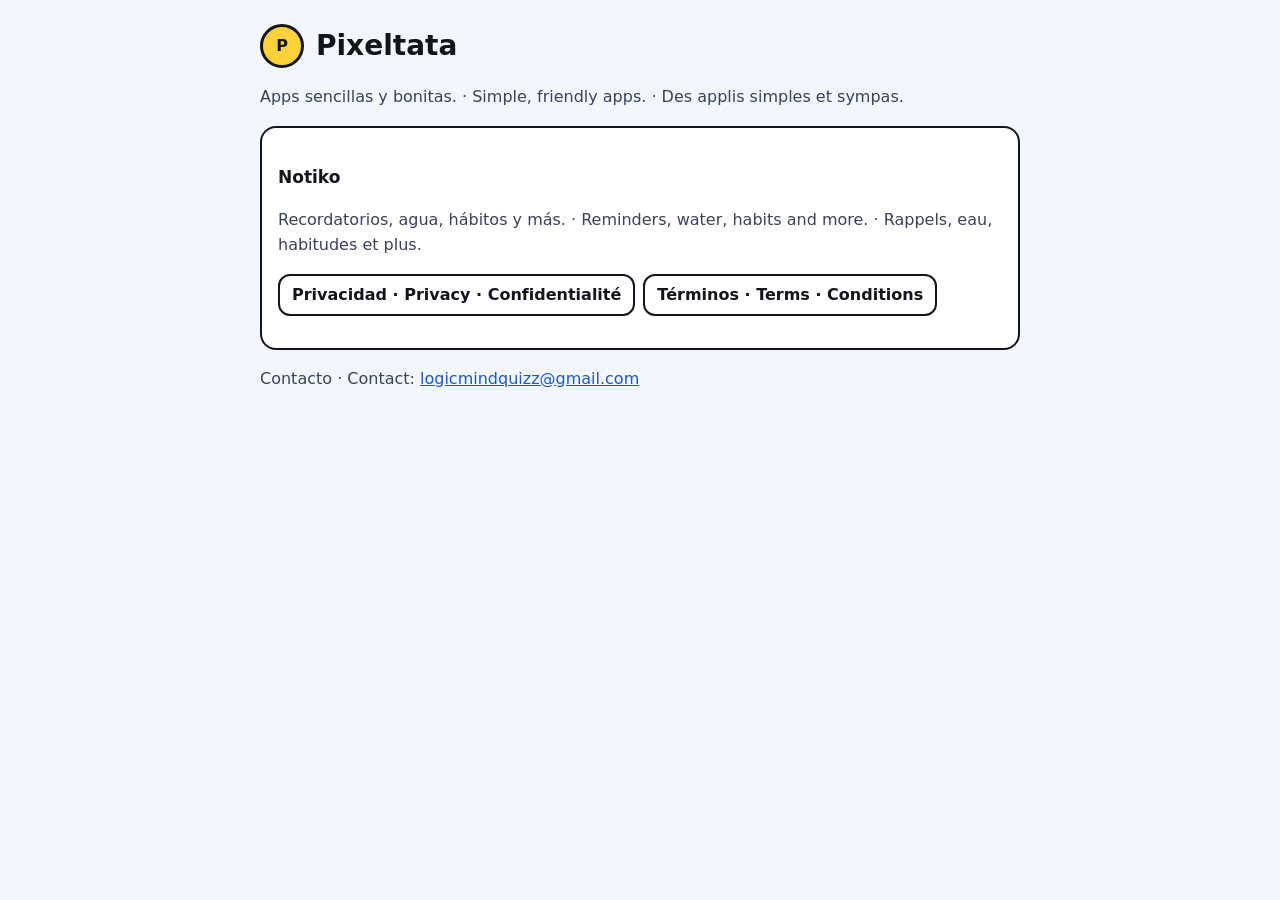
<file: index.html>
<!doctype html>
<html lang="es">
<head>
<meta charset="utf-8">
<meta name="viewport" content="width=device-width, initial-scale=1">
<title>Pixeltata</title>
<link rel="stylesheet" href="estilo.css">
</head>
<body>
<main>
<header><div class="logo">P</div><h1>Pixeltata</h1></header>
<p>Apps sencillas y bonitas. · Simple, friendly apps. · Des applis simples et sympas.</p>
<div class="tarjeta">
<h3>Notiko</h3>
<p>Recordatorios, agua, hábitos y más. · Reminders, water, habits and more. · Rappels, eau, habitudes et plus.</p>
<nav>
<a href="notiko/privacidad.html">Privacidad · Privacy · Confidentialité</a>
<a href="notiko/terminos.html">Términos · Terms · Conditions</a>
</nav>
</div>
<p>Contacto · Contact: <a href="mailto:logicmindquizz@gmail.com">logicmindquizz@gmail.com</a></p>
</main>
</body>
</html>
</file>
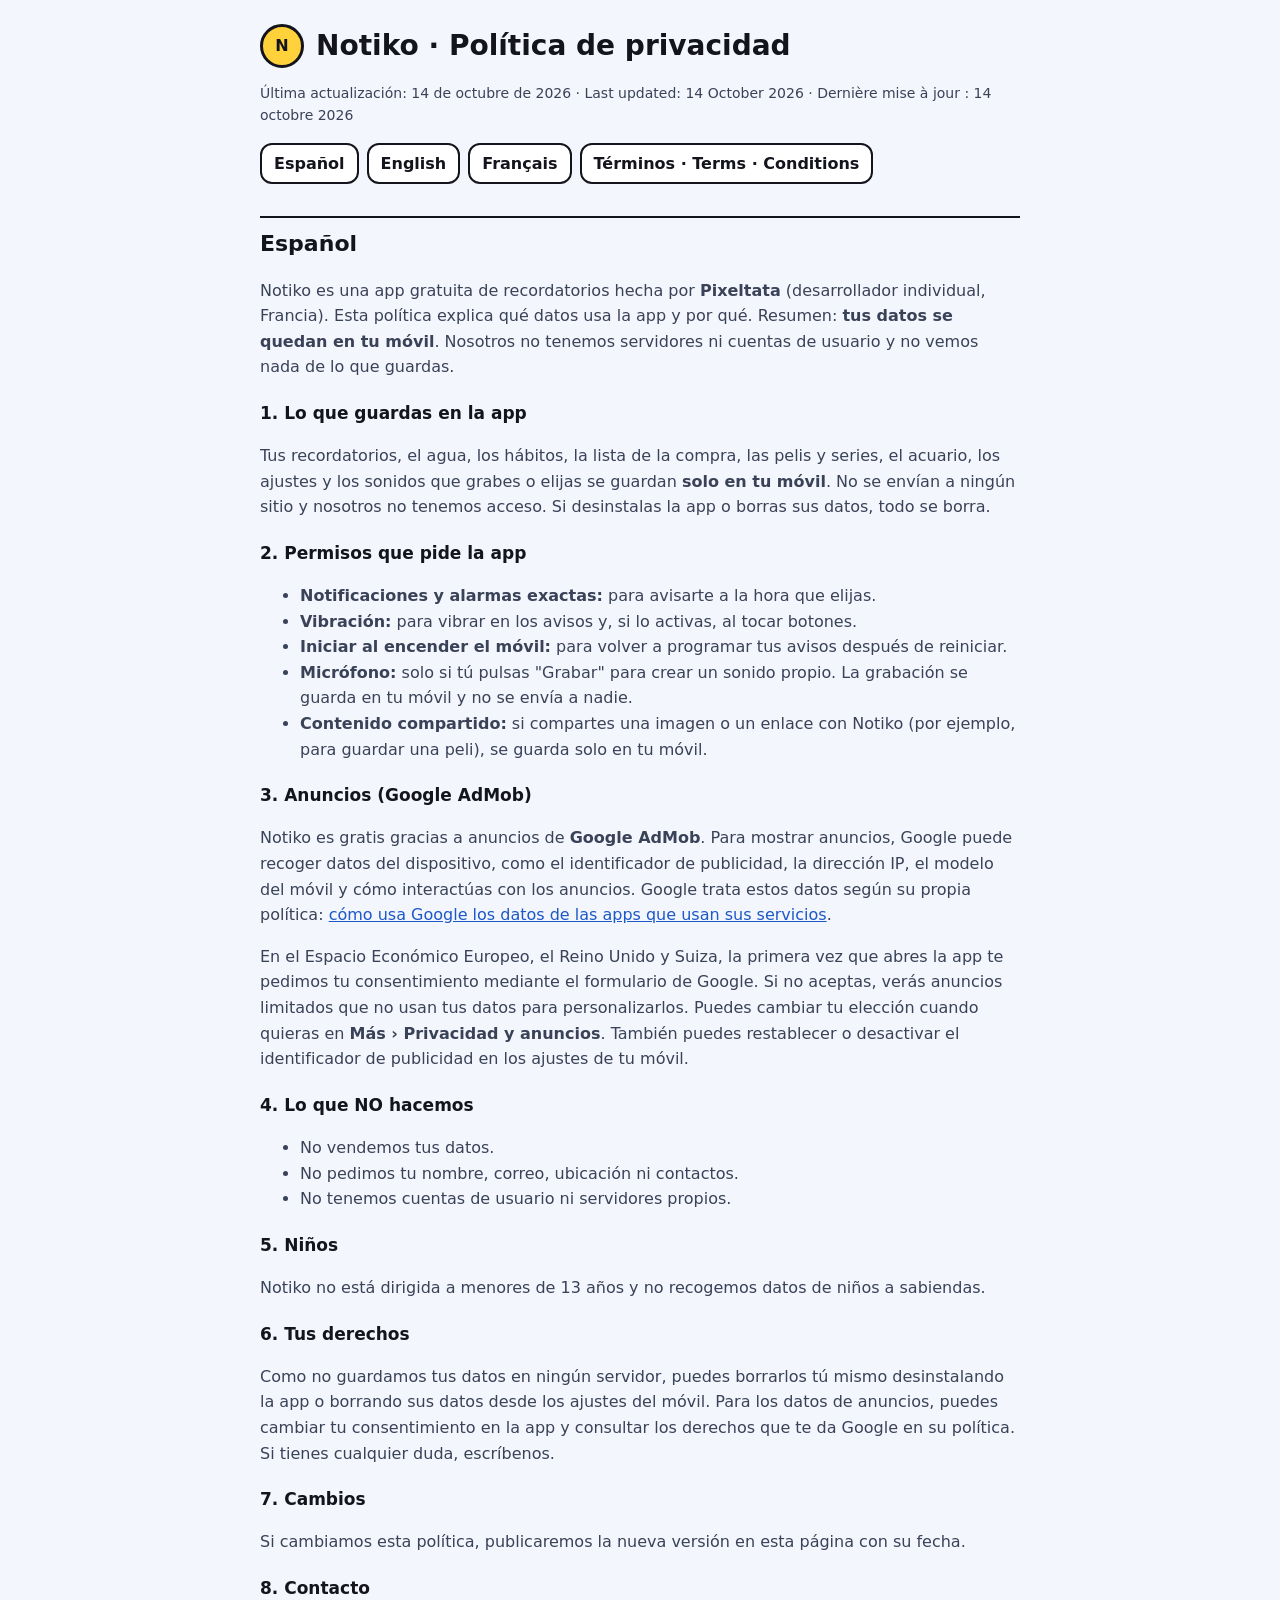
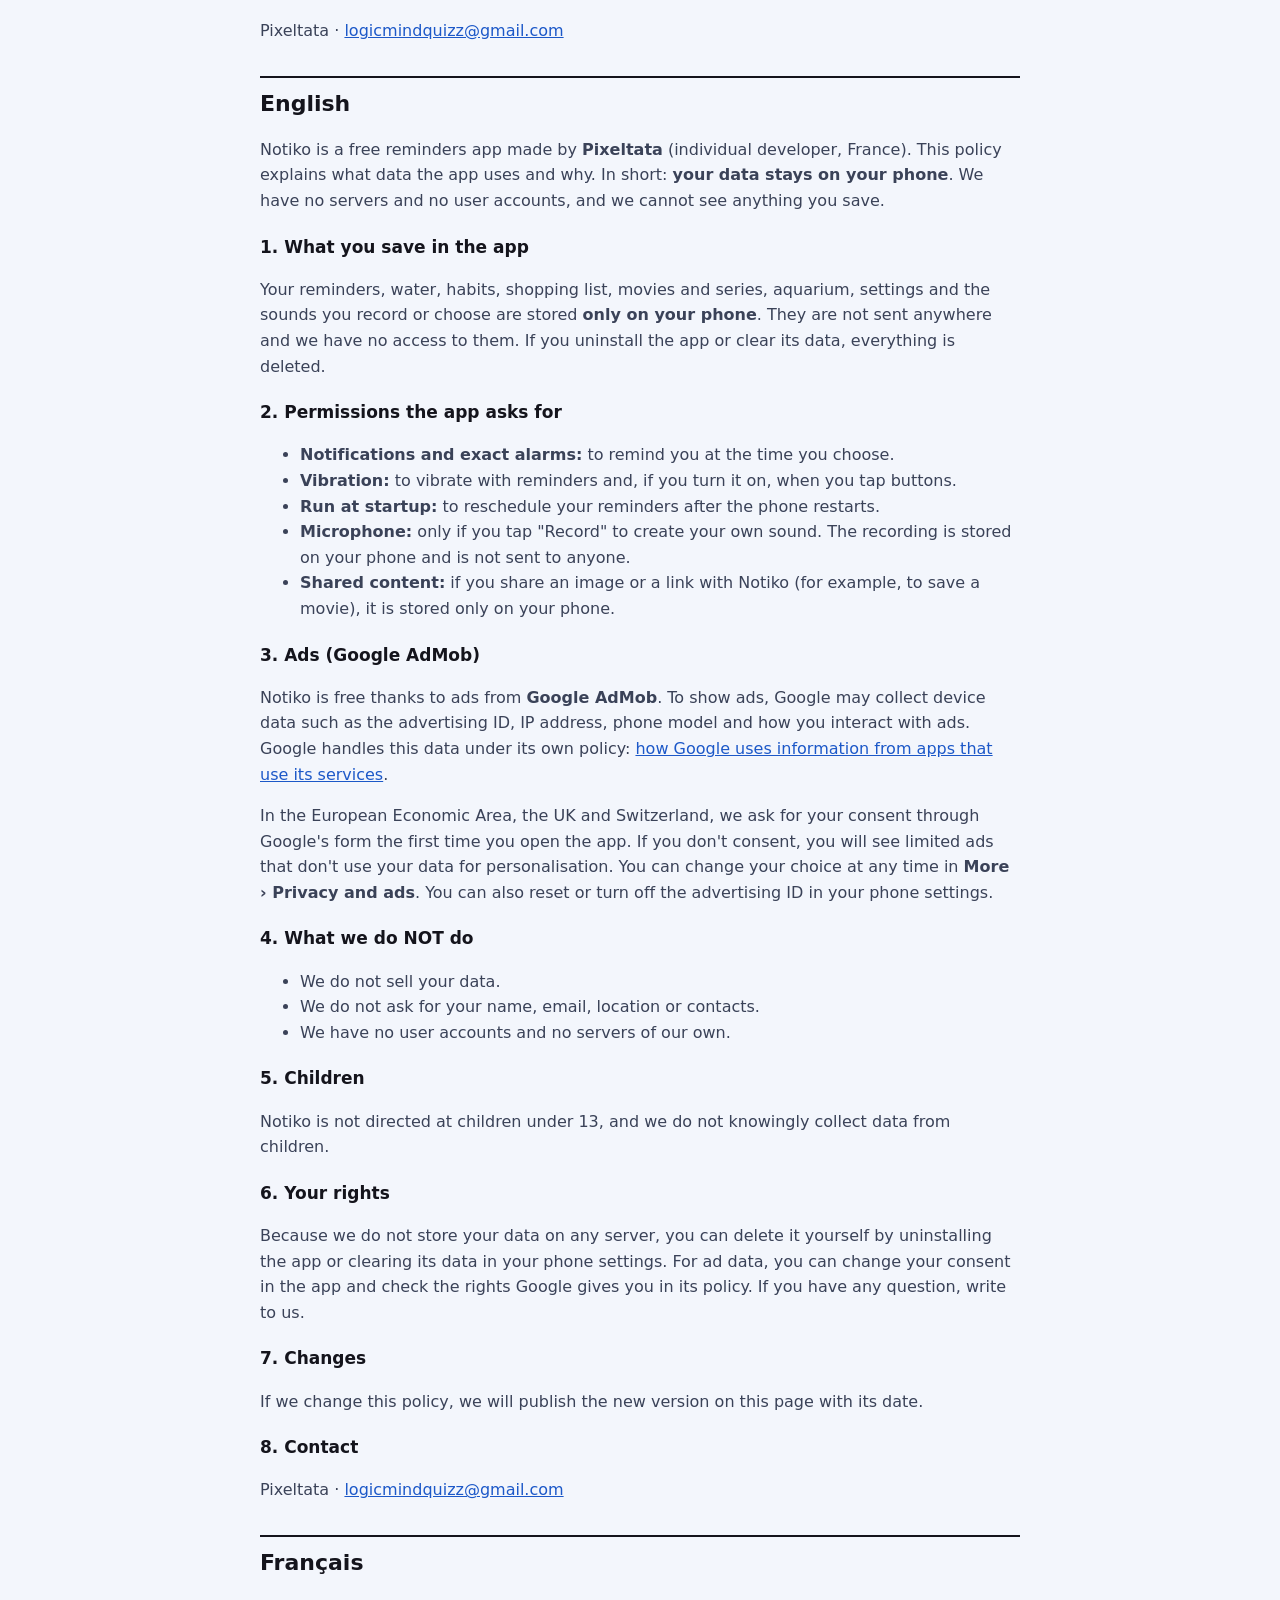
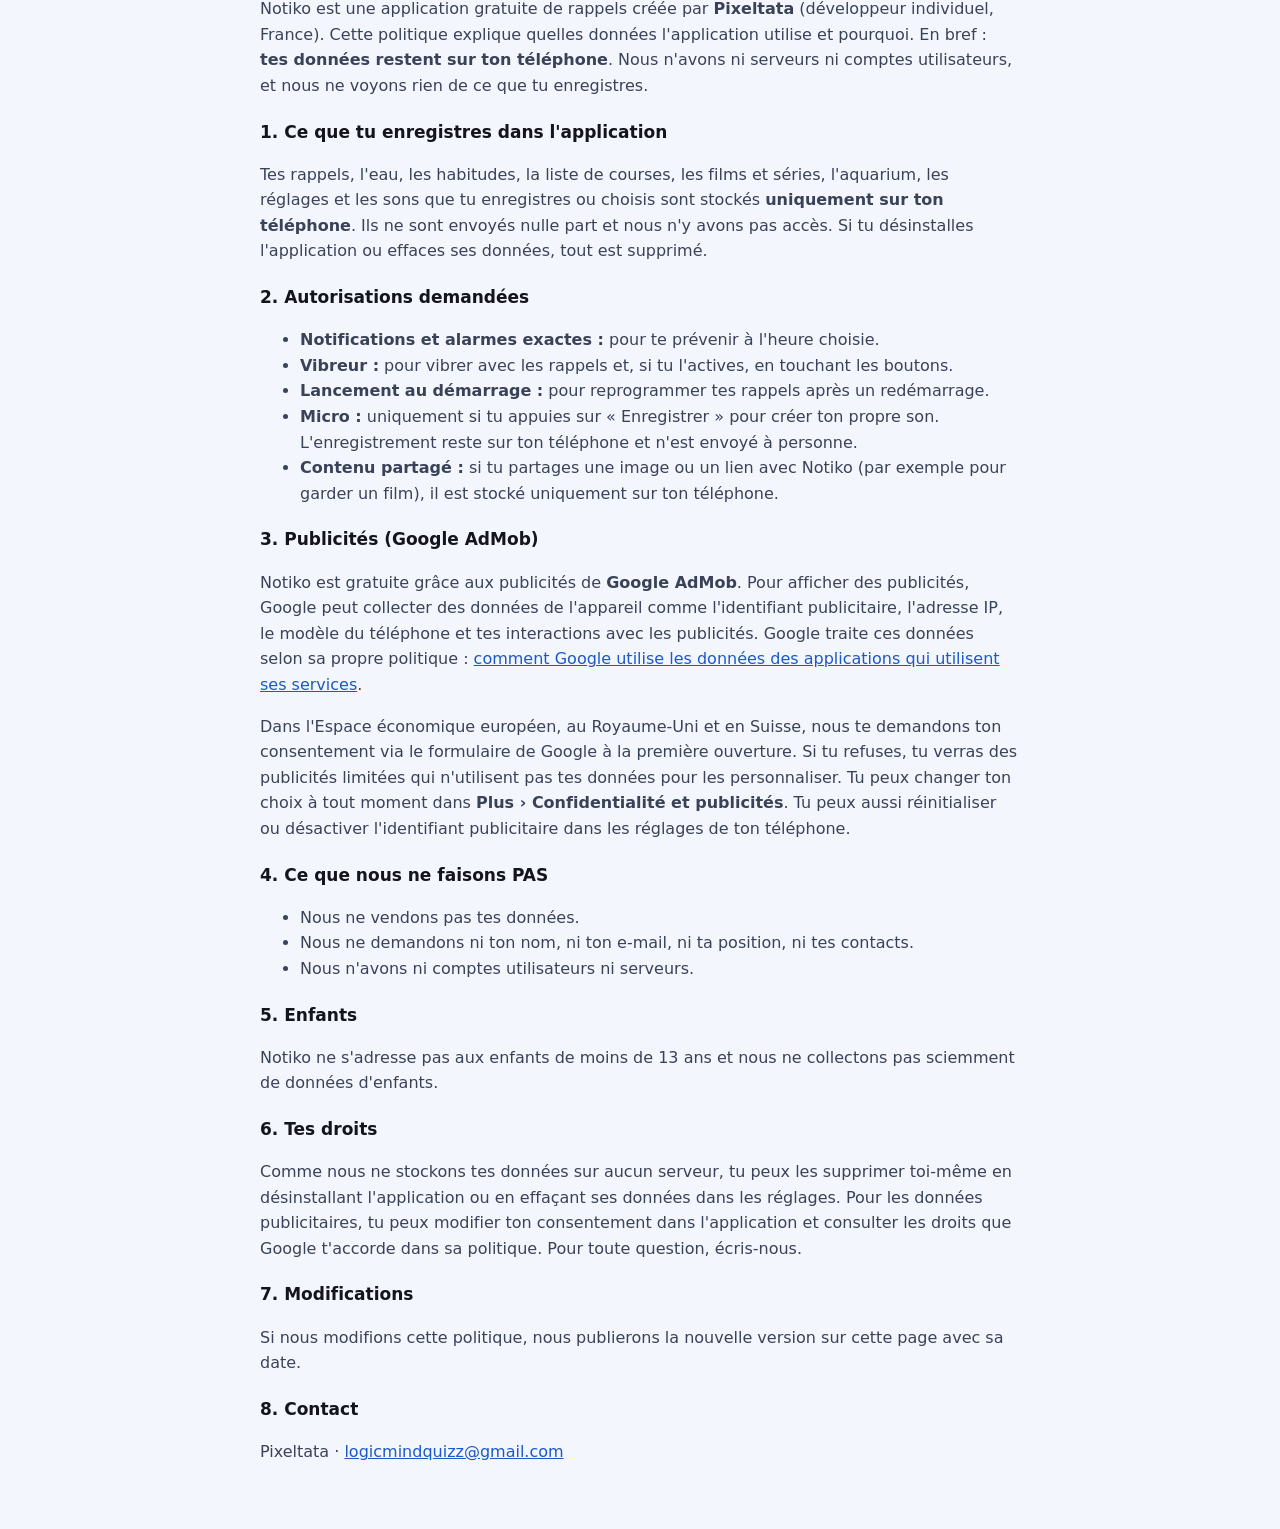
<file: notiko/privacidad.html>
<!doctype html>
<html lang="es">
<head>
<meta charset="utf-8">
<meta name="viewport" content="width=device-width, initial-scale=1">
<title>Notiko · Política de privacidad</title>
<link rel="stylesheet" href="../estilo.css">
</head>
<body>
<main>
<header><div class="logo">N</div><h1>Notiko · Política de privacidad</h1></header>
<p class="fecha">Última actualización: 14 de octubre de 2026 · Last updated: 14 October 2026 · Dernière mise à jour : 14 octobre 2026</p>
<nav><a href="#es">Español</a><a href="#en">English</a><a href="#fr">Français</a><a href="terminos.html">Términos · Terms · Conditions</a></nav>

<!-- ===================== ESPAÑOL ===================== -->
<section id="es">
<h2>Español</h2>
<p>Notiko es una app gratuita de recordatorios hecha por <strong>Pixeltata</strong> (desarrollador individual, Francia). Esta política explica qué datos usa la app y por qué. Resumen: <strong>tus datos se quedan en tu móvil</strong>. Nosotros no tenemos servidores ni cuentas de usuario y no vemos nada de lo que guardas.</p>

<h3>1. Lo que guardas en la app</h3>
<p>Tus recordatorios, el agua, los hábitos, la lista de la compra, las pelis y series, el acuario, los ajustes y los sonidos que grabes o elijas se guardan <strong>solo en tu móvil</strong>. No se envían a ningún sitio y nosotros no tenemos acceso. Si desinstalas la app o borras sus datos, todo se borra.</p>

<h3>2. Permisos que pide la app</h3>
<ul>
<li><strong>Notificaciones y alarmas exactas:</strong> para avisarte a la hora que elijas.</li>
<li><strong>Vibración:</strong> para vibrar en los avisos y, si lo activas, al tocar botones.</li>
<li><strong>Iniciar al encender el móvil:</strong> para volver a programar tus avisos después de reiniciar.</li>
<li><strong>Micrófono:</strong> solo si tú pulsas "Grabar" para crear un sonido propio. La grabación se guarda en tu móvil y no se envía a nadie.</li>
<li><strong>Contenido compartido:</strong> si compartes una imagen o un enlace con Notiko (por ejemplo, para guardar una peli), se guarda solo en tu móvil.</li>
</ul>

<h3>3. Anuncios (Google AdMob)</h3>
<p>Notiko es gratis gracias a anuncios de <strong>Google AdMob</strong>. Para mostrar anuncios, Google puede recoger datos del dispositivo, como el identificador de publicidad, la dirección IP, el modelo del móvil y cómo interactúas con los anuncios. Google trata estos datos según su propia política: <a href="https://policies.google.com/technologies/partner-sites">cómo usa Google los datos de las apps que usan sus servicios</a>.</p>
<p>En el Espacio Económico Europeo, el Reino Unido y Suiza, la primera vez que abres la app te pedimos tu consentimiento mediante el formulario de Google. Si no aceptas, verás anuncios limitados que no usan tus datos para personalizarlos. Puedes cambiar tu elección cuando quieras en <strong>Más › Privacidad y anuncios</strong>. También puedes restablecer o desactivar el identificador de publicidad en los ajustes de tu móvil.</p>

<h3>4. Lo que NO hacemos</h3>
<ul>
<li>No vendemos tus datos.</li>
<li>No pedimos tu nombre, correo, ubicación ni contactos.</li>
<li>No tenemos cuentas de usuario ni servidores propios.</li>
</ul>

<h3>5. Niños</h3>
<p>Notiko no está dirigida a menores de 13 años y no recogemos datos de niños a sabiendas.</p>

<h3>6. Tus derechos</h3>
<p>Como no guardamos tus datos en ningún servidor, puedes borrarlos tú mismo desinstalando la app o borrando sus datos desde los ajustes del móvil. Para los datos de anuncios, puedes cambiar tu consentimiento en la app y consultar los derechos que te da Google en su política. Si tienes cualquier duda, escríbenos.</p>

<h3>7. Cambios</h3>
<p>Si cambiamos esta política, publicaremos la nueva versión en esta página con su fecha.</p>

<h3>8. Contacto</h3>
<p>Pixeltata · <a href="mailto:logicmindquizz@gmail.com">logicmindquizz@gmail.com</a></p>
</section>

<!-- ===================== ENGLISH ===================== -->
<section id="en">
<h2>English</h2>
<p>Notiko is a free reminders app made by <strong>Pixeltata</strong> (individual developer, France). This policy explains what data the app uses and why. In short: <strong>your data stays on your phone</strong>. We have no servers and no user accounts, and we cannot see anything you save.</p>

<h3>1. What you save in the app</h3>
<p>Your reminders, water, habits, shopping list, movies and series, aquarium, settings and the sounds you record or choose are stored <strong>only on your phone</strong>. They are not sent anywhere and we have no access to them. If you uninstall the app or clear its data, everything is deleted.</p>

<h3>2. Permissions the app asks for</h3>
<ul>
<li><strong>Notifications and exact alarms:</strong> to remind you at the time you choose.</li>
<li><strong>Vibration:</strong> to vibrate with reminders and, if you turn it on, when you tap buttons.</li>
<li><strong>Run at startup:</strong> to reschedule your reminders after the phone restarts.</li>
<li><strong>Microphone:</strong> only if you tap "Record" to create your own sound. The recording is stored on your phone and is not sent to anyone.</li>
<li><strong>Shared content:</strong> if you share an image or a link with Notiko (for example, to save a movie), it is stored only on your phone.</li>
</ul>

<h3>3. Ads (Google AdMob)</h3>
<p>Notiko is free thanks to ads from <strong>Google AdMob</strong>. To show ads, Google may collect device data such as the advertising ID, IP address, phone model and how you interact with ads. Google handles this data under its own policy: <a href="https://policies.google.com/technologies/partner-sites">how Google uses information from apps that use its services</a>.</p>
<p>In the European Economic Area, the UK and Switzerland, we ask for your consent through Google's form the first time you open the app. If you don't consent, you will see limited ads that don't use your data for personalisation. You can change your choice at any time in <strong>More › Privacy and ads</strong>. You can also reset or turn off the advertising ID in your phone settings.</p>

<h3>4. What we do NOT do</h3>
<ul>
<li>We do not sell your data.</li>
<li>We do not ask for your name, email, location or contacts.</li>
<li>We have no user accounts and no servers of our own.</li>
</ul>

<h3>5. Children</h3>
<p>Notiko is not directed at children under 13, and we do not knowingly collect data from children.</p>

<h3>6. Your rights</h3>
<p>Because we do not store your data on any server, you can delete it yourself by uninstalling the app or clearing its data in your phone settings. For ad data, you can change your consent in the app and check the rights Google gives you in its policy. If you have any question, write to us.</p>

<h3>7. Changes</h3>
<p>If we change this policy, we will publish the new version on this page with its date.</p>

<h3>8. Contact</h3>
<p>Pixeltata · <a href="mailto:logicmindquizz@gmail.com">logicmindquizz@gmail.com</a></p>
</section>

<!-- ===================== FRANÇAIS ===================== -->
<section id="fr">
<h2>Français</h2>
<p>Notiko est une application gratuite de rappels créée par <strong>Pixeltata</strong> (développeur individuel, France). Cette politique explique quelles données l'application utilise et pourquoi. En bref : <strong>tes données restent sur ton téléphone</strong>. Nous n'avons ni serveurs ni comptes utilisateurs, et nous ne voyons rien de ce que tu enregistres.</p>

<h3>1. Ce que tu enregistres dans l'application</h3>
<p>Tes rappels, l'eau, les habitudes, la liste de courses, les films et séries, l'aquarium, les réglages et les sons que tu enregistres ou choisis sont stockés <strong>uniquement sur ton téléphone</strong>. Ils ne sont envoyés nulle part et nous n'y avons pas accès. Si tu désinstalles l'application ou effaces ses données, tout est supprimé.</p>

<h3>2. Autorisations demandées</h3>
<ul>
<li><strong>Notifications et alarmes exactes :</strong> pour te prévenir à l'heure choisie.</li>
<li><strong>Vibreur :</strong> pour vibrer avec les rappels et, si tu l'actives, en touchant les boutons.</li>
<li><strong>Lancement au démarrage :</strong> pour reprogrammer tes rappels après un redémarrage.</li>
<li><strong>Micro :</strong> uniquement si tu appuies sur « Enregistrer » pour créer ton propre son. L'enregistrement reste sur ton téléphone et n'est envoyé à personne.</li>
<li><strong>Contenu partagé :</strong> si tu partages une image ou un lien avec Notiko (par exemple pour garder un film), il est stocké uniquement sur ton téléphone.</li>
</ul>

<h3>3. Publicités (Google AdMob)</h3>
<p>Notiko est gratuite grâce aux publicités de <strong>Google AdMob</strong>. Pour afficher des publicités, Google peut collecter des données de l'appareil comme l'identifiant publicitaire, l'adresse IP, le modèle du téléphone et tes interactions avec les publicités. Google traite ces données selon sa propre politique : <a href="https://policies.google.com/technologies/partner-sites">comment Google utilise les données des applications qui utilisent ses services</a>.</p>
<p>Dans l'Espace économique européen, au Royaume-Uni et en Suisse, nous te demandons ton consentement via le formulaire de Google à la première ouverture. Si tu refuses, tu verras des publicités limitées qui n'utilisent pas tes données pour les personnaliser. Tu peux changer ton choix à tout moment dans <strong>Plus › Confidentialité et publicités</strong>. Tu peux aussi réinitialiser ou désactiver l'identifiant publicitaire dans les réglages de ton téléphone.</p>

<h3>4. Ce que nous ne faisons PAS</h3>
<ul>
<li>Nous ne vendons pas tes données.</li>
<li>Nous ne demandons ni ton nom, ni ton e-mail, ni ta position, ni tes contacts.</li>
<li>Nous n'avons ni comptes utilisateurs ni serveurs.</li>
</ul>

<h3>5. Enfants</h3>
<p>Notiko ne s'adresse pas aux enfants de moins de 13 ans et nous ne collectons pas sciemment de données d'enfants.</p>

<h3>6. Tes droits</h3>
<p>Comme nous ne stockons tes données sur aucun serveur, tu peux les supprimer toi-même en désinstallant l'application ou en effaçant ses données dans les réglages. Pour les données publicitaires, tu peux modifier ton consentement dans l'application et consulter les droits que Google t'accorde dans sa politique. Pour toute question, écris-nous.</p>

<h3>7. Modifications</h3>
<p>Si nous modifions cette politique, nous publierons la nouvelle version sur cette page avec sa date.</p>

<h3>8. Contact</h3>
<p>Pixeltata · <a href="mailto:logicmindquizz@gmail.com">logicmindquizz@gmail.com</a></p>
</section>
</main>
</body>
</html>
</file>
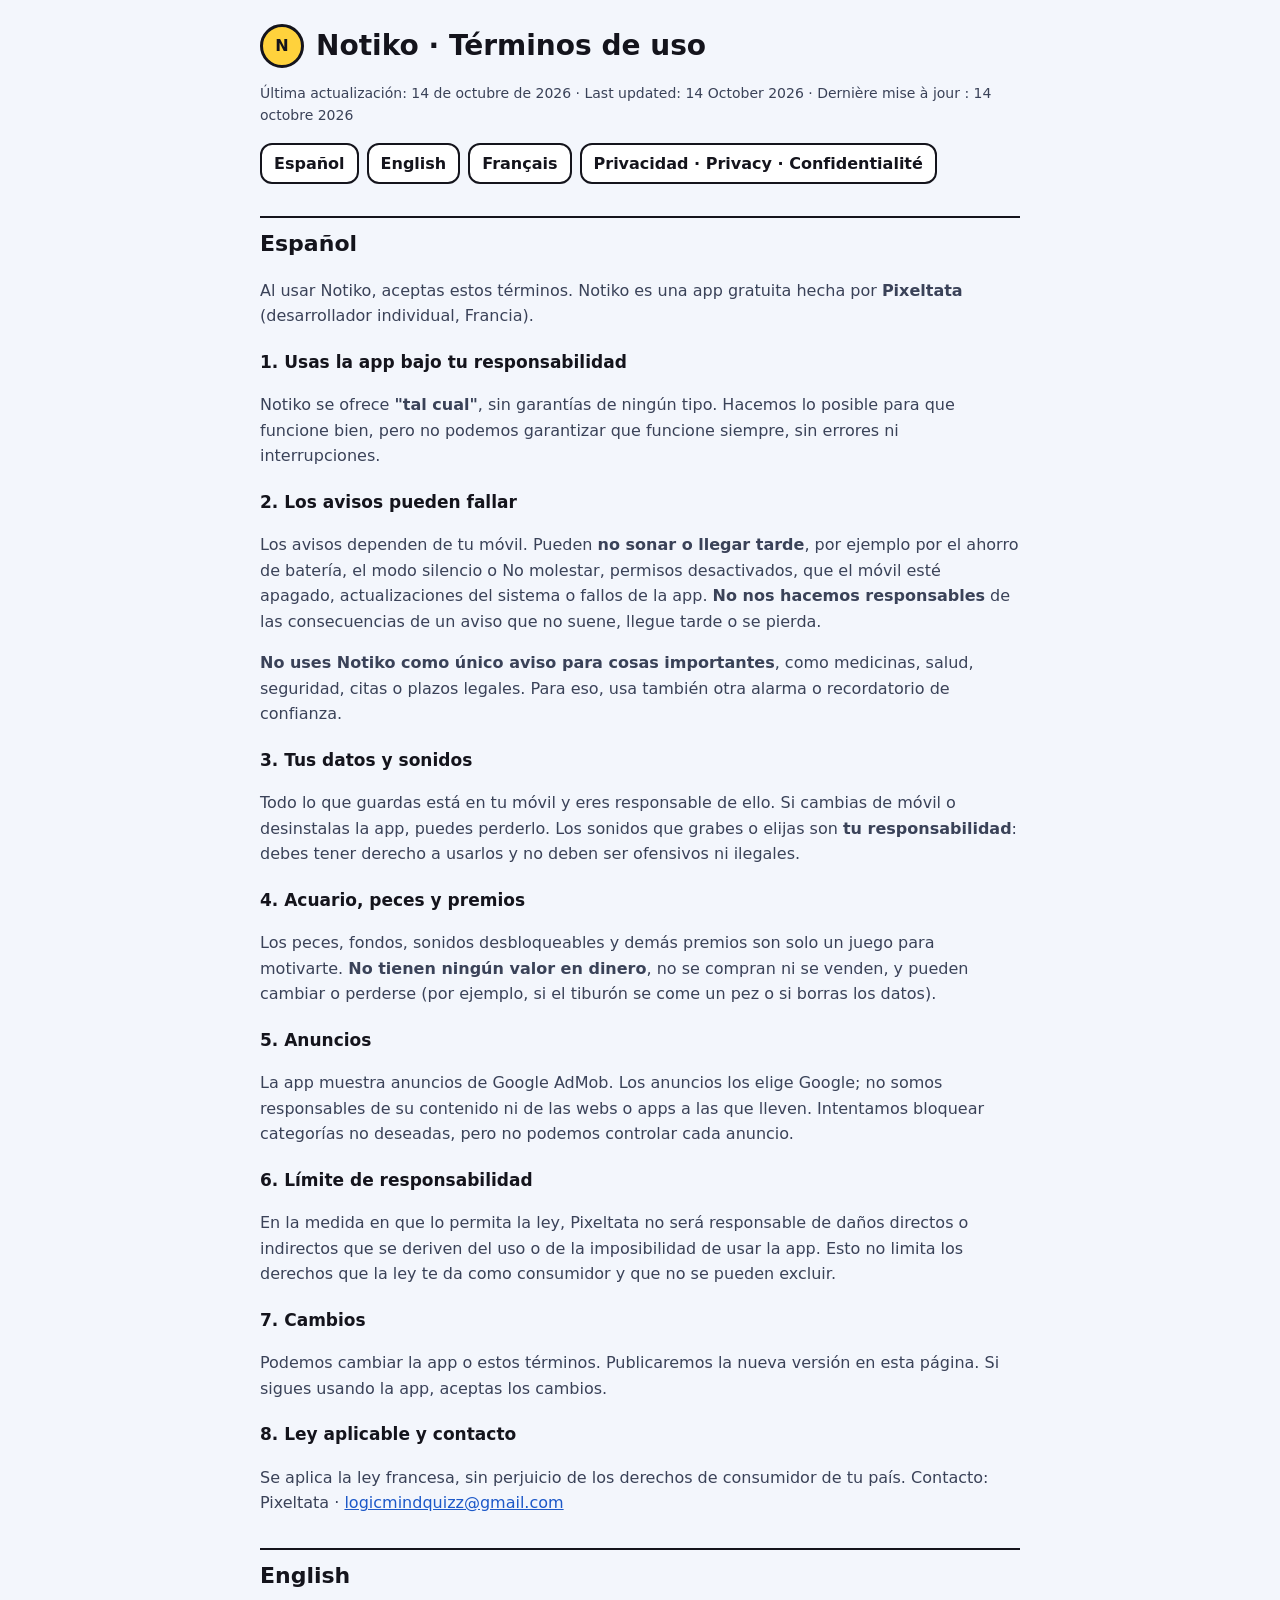
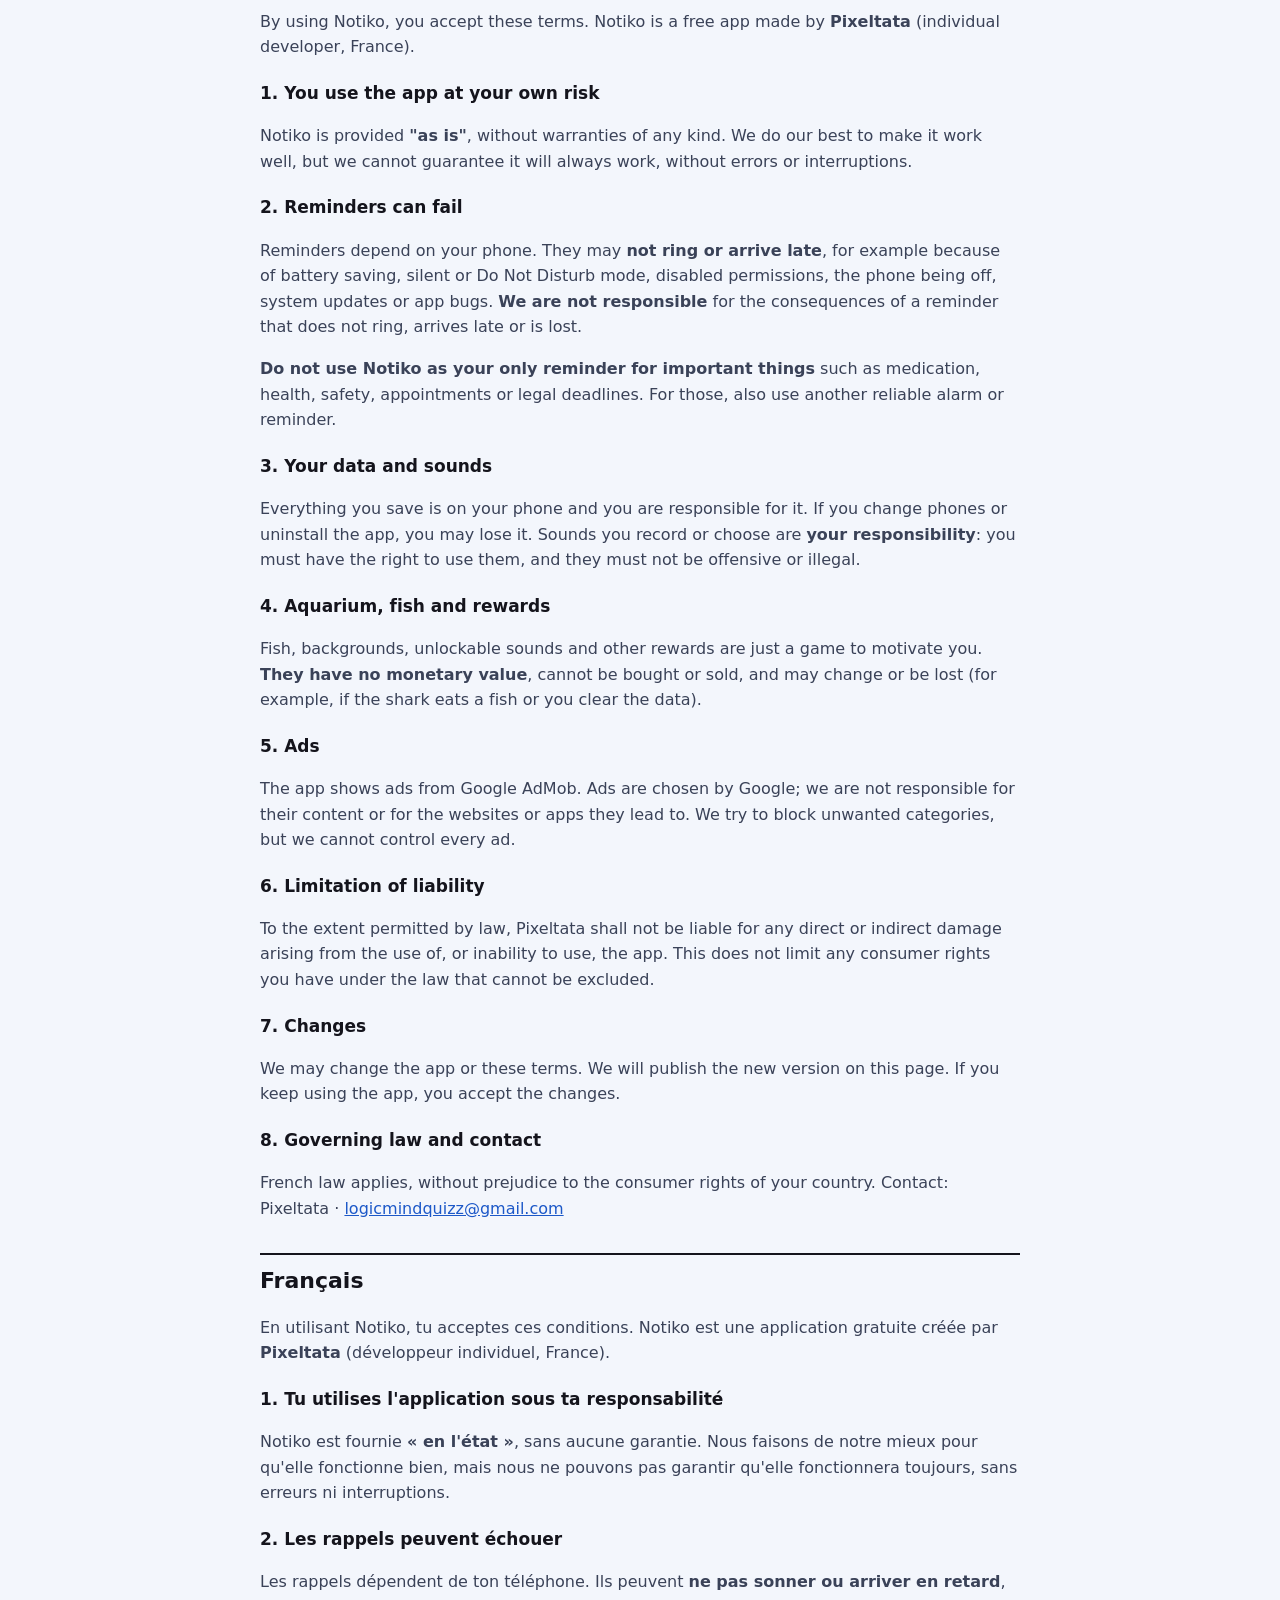
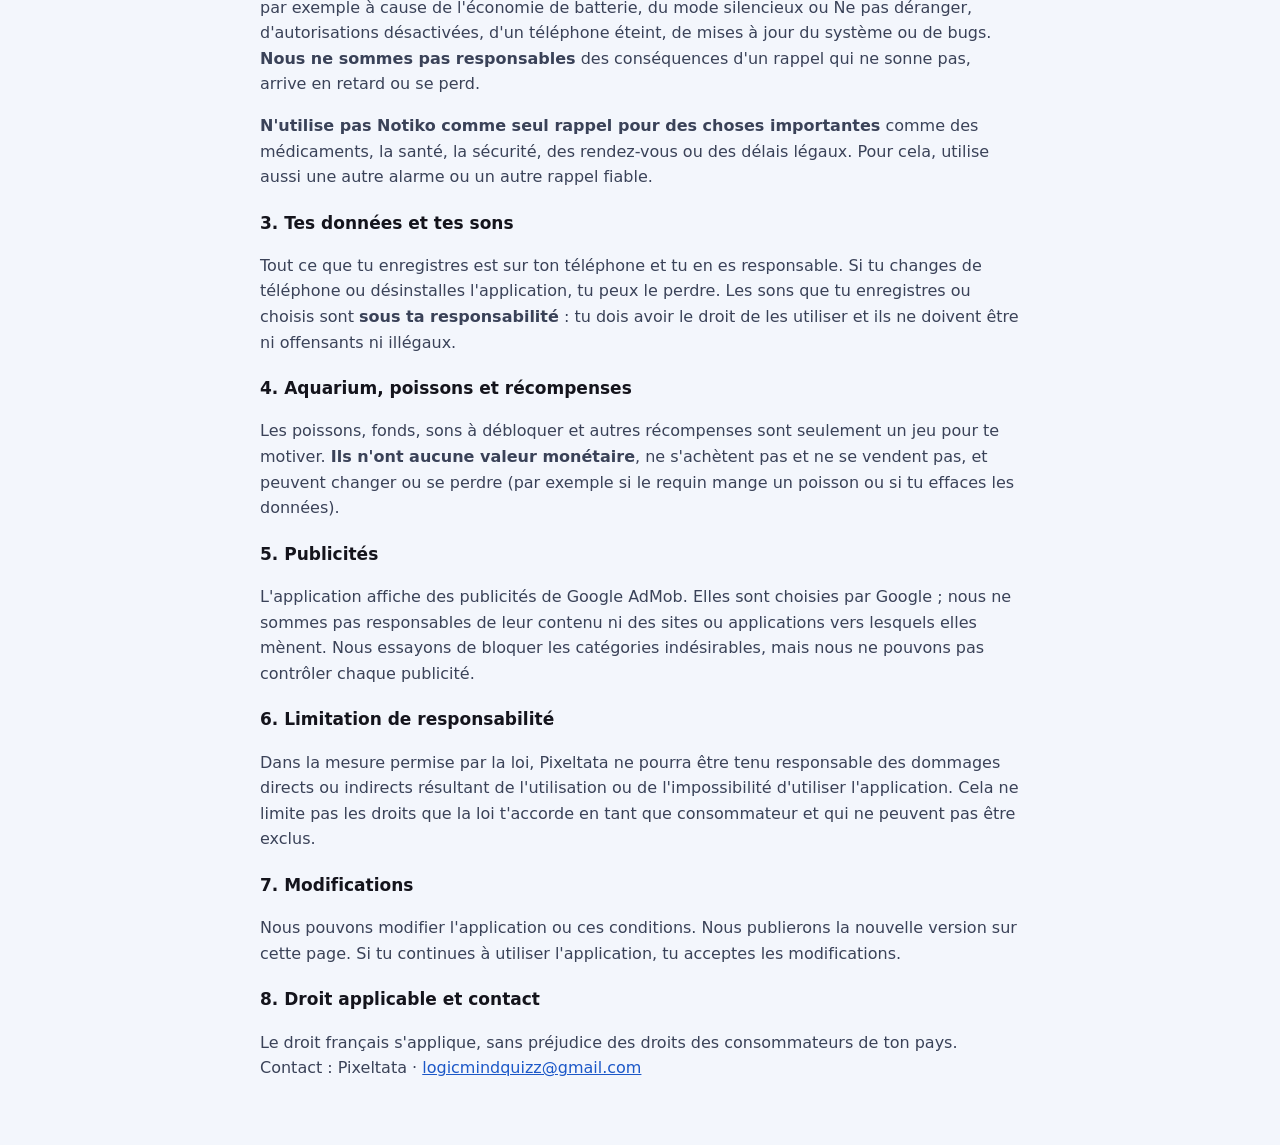
<file: notiko/terminos.html>
<!doctype html>
<html lang="es">
<head>
<meta charset="utf-8">
<meta name="viewport" content="width=device-width, initial-scale=1">
<title>Notiko · Términos de uso</title>
<link rel="stylesheet" href="../estilo.css">
</head>
<body>
<main>
<header><div class="logo">N</div><h1>Notiko · Términos de uso</h1></header>
<p class="fecha">Última actualización: 14 de octubre de 2026 · Last updated: 14 October 2026 · Dernière mise à jour : 14 octobre 2026</p>
<nav><a href="#es">Español</a><a href="#en">English</a><a href="#fr">Français</a><a href="privacidad.html">Privacidad · Privacy · Confidentialité</a></nav>

<!-- ===================== ESPAÑOL ===================== -->
<section id="es">
<h2>Español</h2>
<p>Al usar Notiko, aceptas estos términos. Notiko es una app gratuita hecha por <strong>Pixeltata</strong> (desarrollador individual, Francia).</p>

<h3>1. Usas la app bajo tu responsabilidad</h3>
<p>Notiko se ofrece <strong>"tal cual"</strong>, sin garantías de ningún tipo. Hacemos lo posible para que funcione bien, pero no podemos garantizar que funcione siempre, sin errores ni interrupciones.</p>

<h3>2. Los avisos pueden fallar</h3>
<p>Los avisos dependen de tu móvil. Pueden <strong>no sonar o llegar tarde</strong>, por ejemplo por el ahorro de batería, el modo silencio o No molestar, permisos desactivados, que el móvil esté apagado, actualizaciones del sistema o fallos de la app. <strong>No nos hacemos responsables</strong> de las consecuencias de un aviso que no suene, llegue tarde o se pierda.</p>
<p><strong>No uses Notiko como único aviso para cosas importantes</strong>, como medicinas, salud, seguridad, citas o plazos legales. Para eso, usa también otra alarma o recordatorio de confianza.</p>

<h3>3. Tus datos y sonidos</h3>
<p>Todo lo que guardas está en tu móvil y eres responsable de ello. Si cambias de móvil o desinstalas la app, puedes perderlo. Los sonidos que grabes o elijas son <strong>tu responsabilidad</strong>: debes tener derecho a usarlos y no deben ser ofensivos ni ilegales.</p>

<h3>4. Acuario, peces y premios</h3>
<p>Los peces, fondos, sonidos desbloqueables y demás premios son solo un juego para motivarte. <strong>No tienen ningún valor en dinero</strong>, no se compran ni se venden, y pueden cambiar o perderse (por ejemplo, si el tiburón se come un pez o si borras los datos).</p>

<h3>5. Anuncios</h3>
<p>La app muestra anuncios de Google AdMob. Los anuncios los elige Google; no somos responsables de su contenido ni de las webs o apps a las que lleven. Intentamos bloquear categorías no deseadas, pero no podemos controlar cada anuncio.</p>

<h3>6. Límite de responsabilidad</h3>
<p>En la medida en que lo permita la ley, Pixeltata no será responsable de daños directos o indirectos que se deriven del uso o de la imposibilidad de usar la app. Esto no limita los derechos que la ley te da como consumidor y que no se pueden excluir.</p>

<h3>7. Cambios</h3>
<p>Podemos cambiar la app o estos términos. Publicaremos la nueva versión en esta página. Si sigues usando la app, aceptas los cambios.</p>

<h3>8. Ley aplicable y contacto</h3>
<p>Se aplica la ley francesa, sin perjuicio de los derechos de consumidor de tu país. Contacto: Pixeltata · <a href="mailto:logicmindquizz@gmail.com">logicmindquizz@gmail.com</a></p>
</section>

<!-- ===================== ENGLISH ===================== -->
<section id="en">
<h2>English</h2>
<p>By using Notiko, you accept these terms. Notiko is a free app made by <strong>Pixeltata</strong> (individual developer, France).</p>

<h3>1. You use the app at your own risk</h3>
<p>Notiko is provided <strong>"as is"</strong>, without warranties of any kind. We do our best to make it work well, but we cannot guarantee it will always work, without errors or interruptions.</p>

<h3>2. Reminders can fail</h3>
<p>Reminders depend on your phone. They may <strong>not ring or arrive late</strong>, for example because of battery saving, silent or Do Not Disturb mode, disabled permissions, the phone being off, system updates or app bugs. <strong>We are not responsible</strong> for the consequences of a reminder that does not ring, arrives late or is lost.</p>
<p><strong>Do not use Notiko as your only reminder for important things</strong> such as medication, health, safety, appointments or legal deadlines. For those, also use another reliable alarm or reminder.</p>

<h3>3. Your data and sounds</h3>
<p>Everything you save is on your phone and you are responsible for it. If you change phones or uninstall the app, you may lose it. Sounds you record or choose are <strong>your responsibility</strong>: you must have the right to use them, and they must not be offensive or illegal.</p>

<h3>4. Aquarium, fish and rewards</h3>
<p>Fish, backgrounds, unlockable sounds and other rewards are just a game to motivate you. <strong>They have no monetary value</strong>, cannot be bought or sold, and may change or be lost (for example, if the shark eats a fish or you clear the data).</p>

<h3>5. Ads</h3>
<p>The app shows ads from Google AdMob. Ads are chosen by Google; we are not responsible for their content or for the websites or apps they lead to. We try to block unwanted categories, but we cannot control every ad.</p>

<h3>6. Limitation of liability</h3>
<p>To the extent permitted by law, Pixeltata shall not be liable for any direct or indirect damage arising from the use of, or inability to use, the app. This does not limit any consumer rights you have under the law that cannot be excluded.</p>

<h3>7. Changes</h3>
<p>We may change the app or these terms. We will publish the new version on this page. If you keep using the app, you accept the changes.</p>

<h3>8. Governing law and contact</h3>
<p>French law applies, without prejudice to the consumer rights of your country. Contact: Pixeltata · <a href="mailto:logicmindquizz@gmail.com">logicmindquizz@gmail.com</a></p>
</section>

<!-- ===================== FRANÇAIS ===================== -->
<section id="fr">
<h2>Français</h2>
<p>En utilisant Notiko, tu acceptes ces conditions. Notiko est une application gratuite créée par <strong>Pixeltata</strong> (développeur individuel, France).</p>

<h3>1. Tu utilises l'application sous ta responsabilité</h3>
<p>Notiko est fournie <strong>« en l'état »</strong>, sans aucune garantie. Nous faisons de notre mieux pour qu'elle fonctionne bien, mais nous ne pouvons pas garantir qu'elle fonctionnera toujours, sans erreurs ni interruptions.</p>

<h3>2. Les rappels peuvent échouer</h3>
<p>Les rappels dépendent de ton téléphone. Ils peuvent <strong>ne pas sonner ou arriver en retard</strong>, par exemple à cause de l'économie de batterie, du mode silencieux ou Ne pas déranger, d'autorisations désactivées, d'un téléphone éteint, de mises à jour du système ou de bugs. <strong>Nous ne sommes pas responsables</strong> des conséquences d'un rappel qui ne sonne pas, arrive en retard ou se perd.</p>
<p><strong>N'utilise pas Notiko comme seul rappel pour des choses importantes</strong> comme des médicaments, la santé, la sécurité, des rendez-vous ou des délais légaux. Pour cela, utilise aussi une autre alarme ou un autre rappel fiable.</p>

<h3>3. Tes données et tes sons</h3>
<p>Tout ce que tu enregistres est sur ton téléphone et tu en es responsable. Si tu changes de téléphone ou désinstalles l'application, tu peux le perdre. Les sons que tu enregistres ou choisis sont <strong>sous ta responsabilité</strong> : tu dois avoir le droit de les utiliser et ils ne doivent être ni offensants ni illégaux.</p>

<h3>4. Aquarium, poissons et récompenses</h3>
<p>Les poissons, fonds, sons à débloquer et autres récompenses sont seulement un jeu pour te motiver. <strong>Ils n'ont aucune valeur monétaire</strong>, ne s'achètent pas et ne se vendent pas, et peuvent changer ou se perdre (par exemple si le requin mange un poisson ou si tu effaces les données).</p>

<h3>5. Publicités</h3>
<p>L'application affiche des publicités de Google AdMob. Elles sont choisies par Google ; nous ne sommes pas responsables de leur contenu ni des sites ou applications vers lesquels elles mènent. Nous essayons de bloquer les catégories indésirables, mais nous ne pouvons pas contrôler chaque publicité.</p>

<h3>6. Limitation de responsabilité</h3>
<p>Dans la mesure permise par la loi, Pixeltata ne pourra être tenu responsable des dommages directs ou indirects résultant de l'utilisation ou de l'impossibilité d'utiliser l'application. Cela ne limite pas les droits que la loi t'accorde en tant que consommateur et qui ne peuvent pas être exclus.</p>

<h3>7. Modifications</h3>
<p>Nous pouvons modifier l'application ou ces conditions. Nous publierons la nouvelle version sur cette page. Si tu continues à utiliser l'application, tu acceptes les modifications.</p>

<h3>8. Droit applicable et contact</h3>
<p>Le droit français s'applique, sans préjudice des droits des consommateurs de ton pays. Contact : Pixeltata · <a href="mailto:logicmindquizz@gmail.com">logicmindquizz@gmail.com</a></p>
</section>
</main>
</body>
</html>
</file>
<file: estilo.css>
:root{--bg:#F3F6FC;--fg:#14141C;--muted:#3A4258;--card:#FFFFFF;--line:#14141C;--azul:#1C58C8;--amarillo:#FFD23C}
@media (prefers-color-scheme: dark){:root{--bg:#141A2B;--fg:#F1F4FA;--muted:#C6CFE4;--card:#232B40;--line:#3A4362;--azul:#8FB4FF}}
*{box-sizing:border-box}
body{margin:0;background:var(--bg);color:var(--fg);font-family:system-ui,-apple-system,"Segoe UI",sans-serif;line-height:1.6;padding:24px 16px 48px}
main{max-width:760px;margin:0 auto}
header{display:flex;align-items:center;gap:12px;margin-bottom:8px}
.logo{width:44px;height:44px;border-radius:50%;background:var(--amarillo);border:3px solid #14141C;display:grid;place-items:center;font-weight:900;color:#14141C;flex:none}
h1{font-size:28px;margin:0;line-height:1.2}
h2{font-size:22px;margin:32px 0 8px;padding-top:8px;border-top:2px solid var(--line)}
h3{font-size:17px;margin:20px 0 4px}
p,li{color:var(--muted)}
a{color:var(--azul)}
nav{display:flex;flex-wrap:wrap;gap:8px;margin:16px 0}
nav a{background:var(--card);border:2px solid var(--line);border-radius:12px;padding:6px 12px;text-decoration:none;font-weight:700;color:var(--fg)}
.tarjeta{background:var(--card);border:2px solid var(--line);border-radius:16px;padding:16px;margin:16px 0}
.fecha{font-size:14px}
</file>
